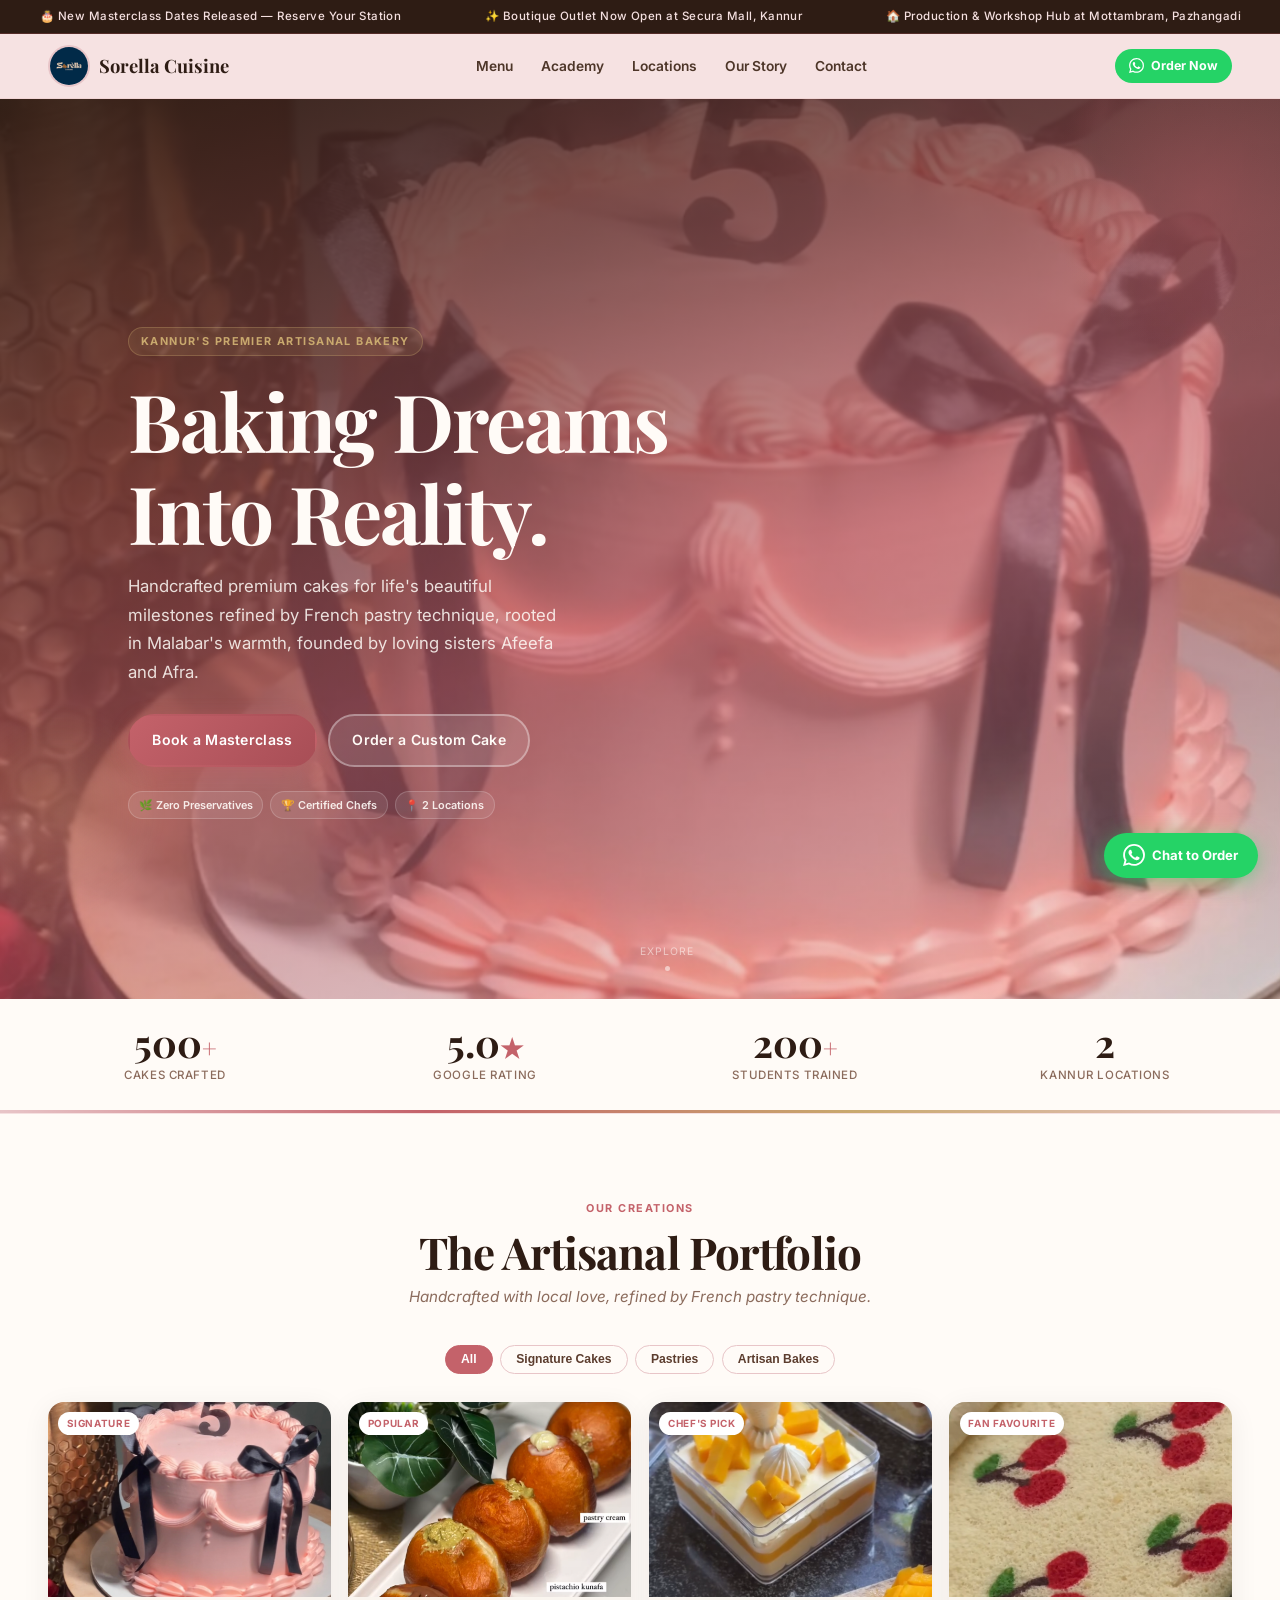
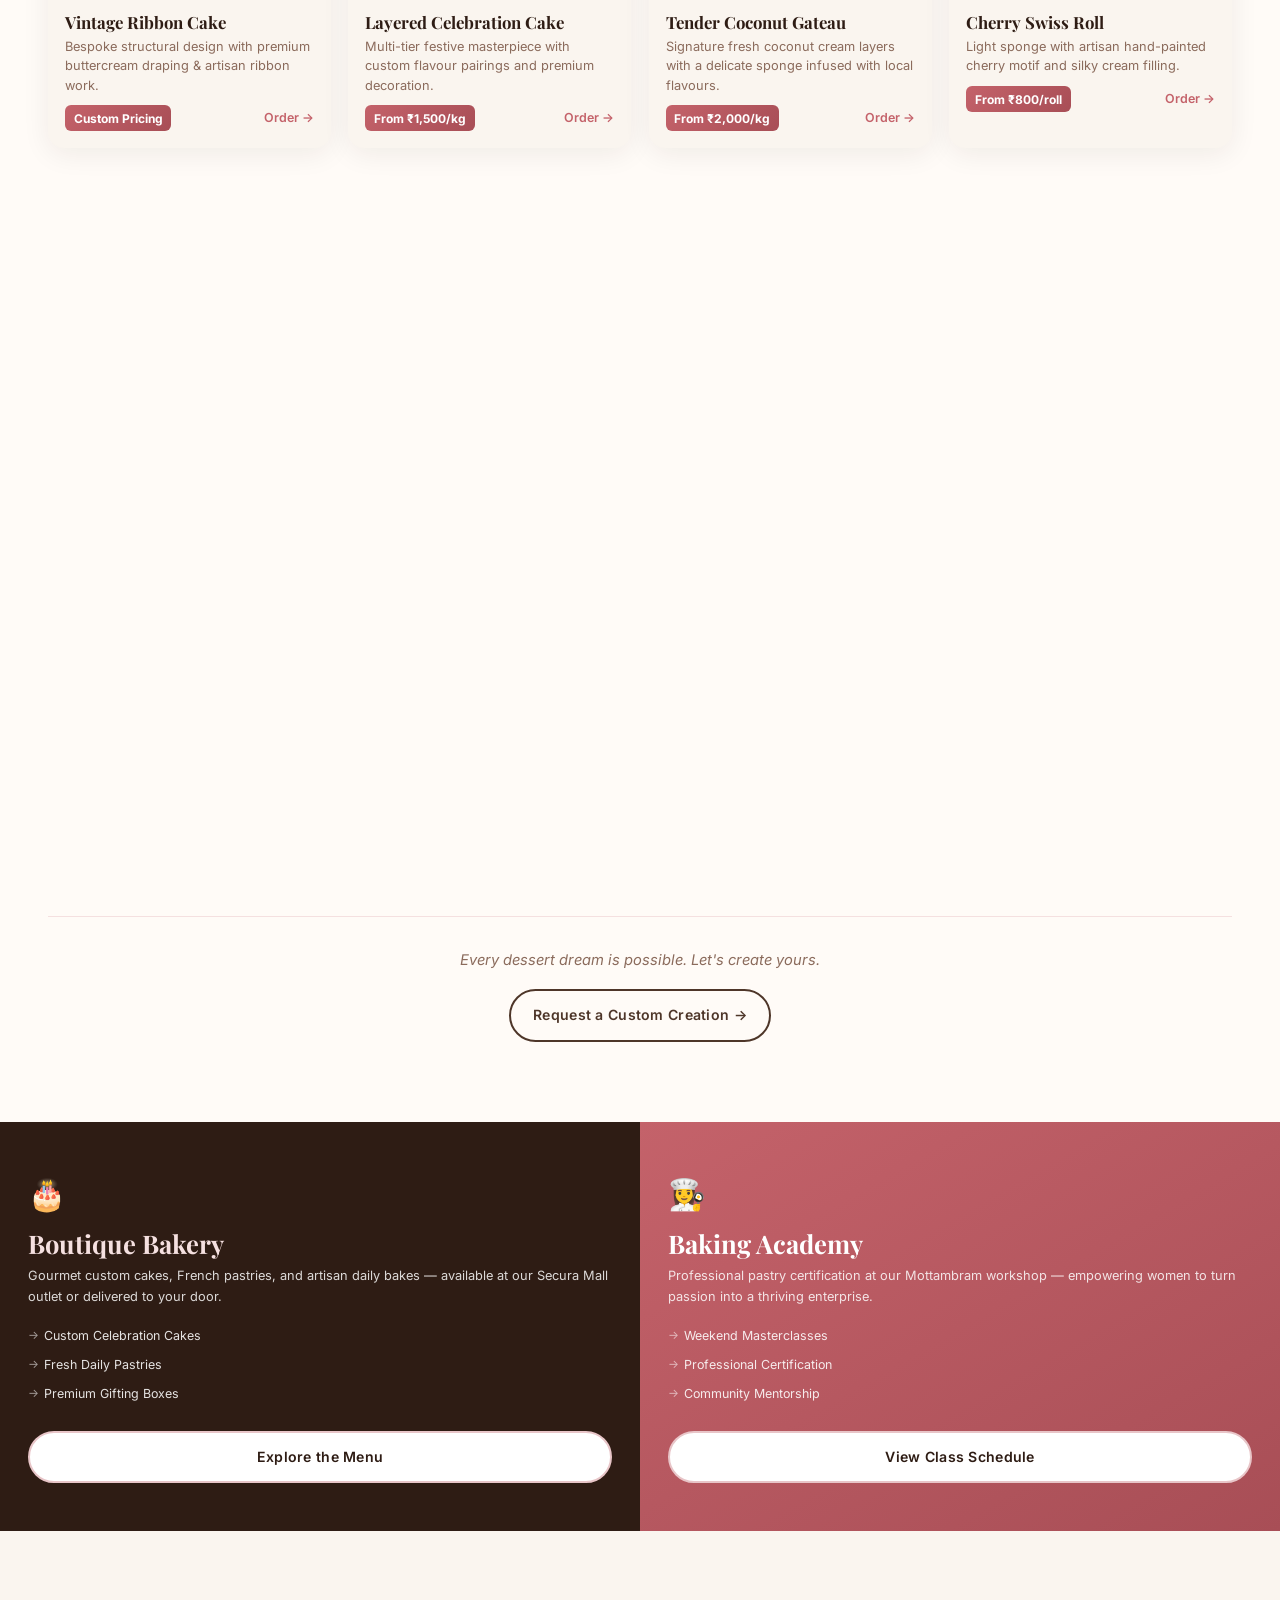
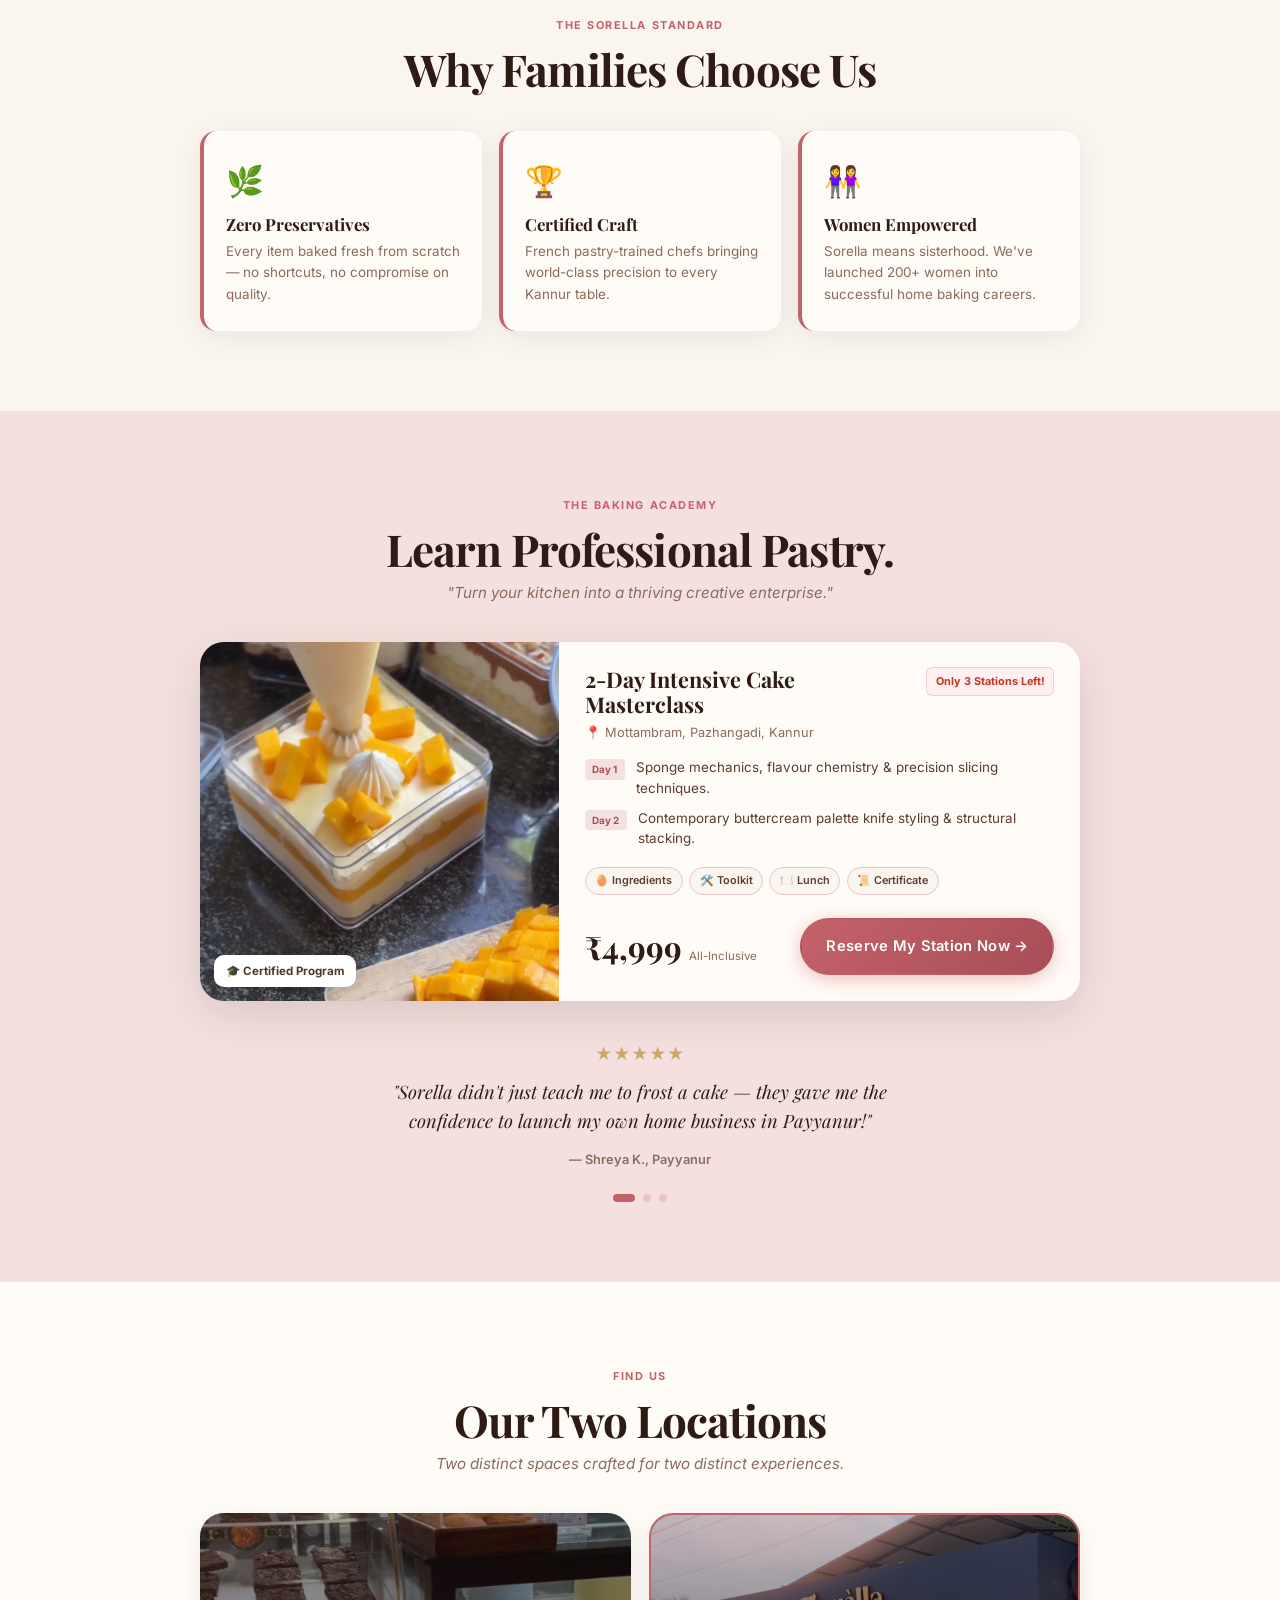
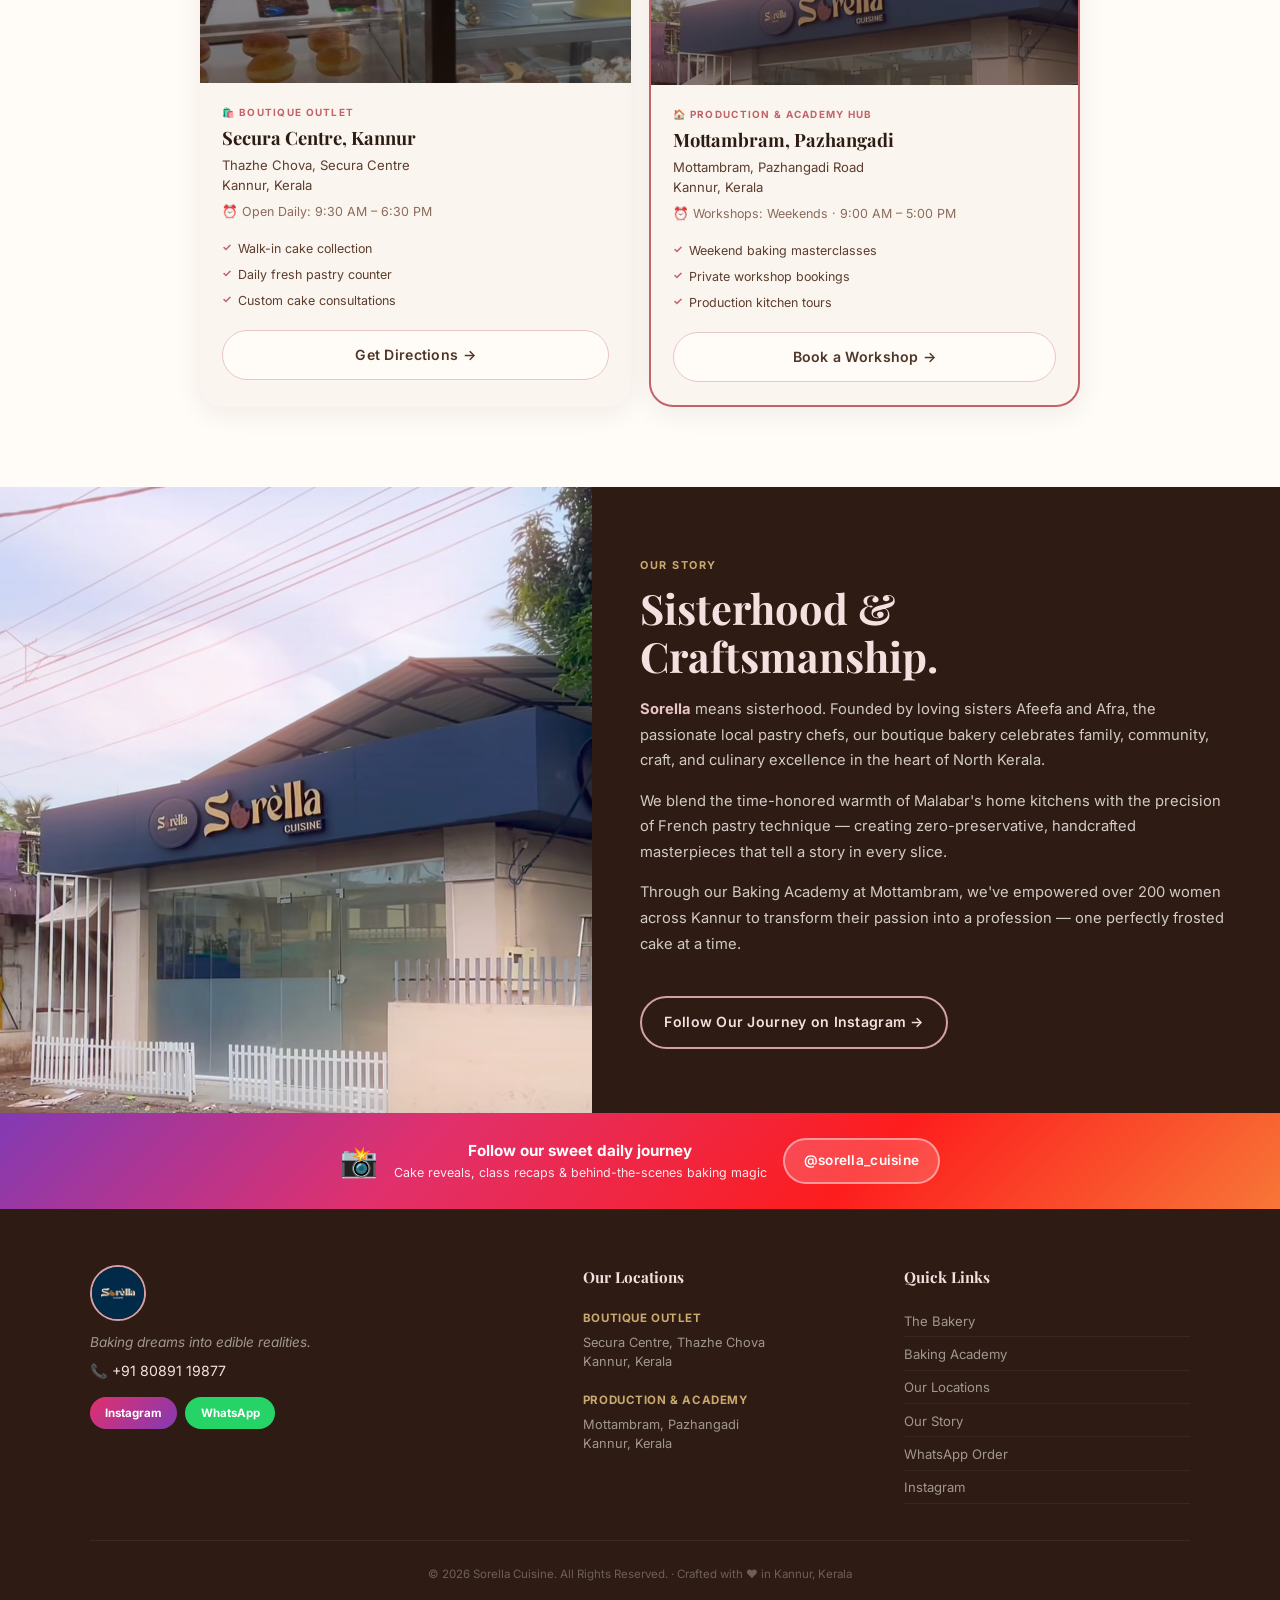
<file: index.html>
<!DOCTYPE html>
<html lang="en">
<head>
    <meta charset="UTF-8">
    <meta name="viewport" content="width=device-width, initial-scale=1.0">
    <meta name="theme-color" content="#2E1C14">
    <title>Sorella Cuisine | Artisanal Bakery &amp; Baking Academy — Kannur, Kerala</title>
    <meta name="description" content="Indulge in premium, custom-designed celebration cakes and French pastries handcrafted in Pazhangadi. Join our certified, hands-on baking masterclasses today.">
    <meta property="og:title" content="Sorella Cuisine | Artisanal Bakery &amp; Baking Academy">
    <meta property="og:description" content="Handcrafted premium cakes &amp; French pastries in Kannur. Two locations — Secura Mall &amp; Mottambram Workshop.">
    <meta property="og:image" content="./images/cake1.png">
    <meta property="og:type" content="website">

    <link rel="preconnect" href="https://fonts.googleapis.com">
    <link rel="preconnect" href="https://fonts.gstatic.com" crossorigin>
    <link href="https://fonts.googleapis.com/css2?family=Inter:wght@300;400;500;600;700&family=Playfair+Display:ital,wght@0,600;0,700;1,600&display=swap" rel="stylesheet">

    <link rel="preload" as="image" href="./images/cake1.png">
    <link rel="stylesheet" href="style.css">

    <script type="application/ld+json">
    {
        "@context": "https://schema.org",
        "@type": "Bakery",
        "name": "Sorella Cuisine",
        "description": "Artisanal bakery and baking academy in Kannur, Kerala",
        "telephone": "+918089119877",
        "openingHours": "Mo-Su 09:30-18:30",
        "priceRange": "₹₹",
        "servesCuisine": ["Bakery", "Patisserie"],
        "sameAs": ["https://www.instagram.com/sorella_cuisine/"],
        "address": {
            "@type": "PostalAddress",
            "streetAddress": "Secura Centre, Thazhe Chova",
            "addressLocality": "Kannur",
            "addressRegion": "Kerala",
            "addressCountry": "IN"
        }
    }
    </script>
</head>
<body>

<!-- SCROLL PROGRESS -->
<div class="scroll-progress" id="scroll-progress"></div>

<!-- ANNOUNCEMENT TICKER -->
<div class="announcement-bar" aria-hidden="true">
    <div class="ticker-track">
        <div class="ticker-content">
            <span>🎂 New Masterclass Dates Released — Reserve Your Station</span>
            <span>✨ Boutique Outlet Now Open at Secura Mall, Kannur</span>
            <span>🏠 Production &amp; Workshop Hub at Mottambram, Pazhangadi</span>
            <span>🌿 Zero Preservatives · 100% Handcrafted · Certified Chefs</span>
            <span>📸 Follow @sorella_cuisine for Baking Reels</span>
            <span>🎂 New Masterclass Dates Released — Reserve Your Station</span>
            <span>✨ Boutique Outlet Now Open at Secura Mall, Kannur</span>
            <span>🏠 Production &amp; Workshop Hub at Mottambram, Pazhangadi</span>
            <span>🌿 Zero Preservatives · 100% Handcrafted · Certified Chefs</span>
            <span>📸 Follow @sorella_cuisine for Baking Reels</span>
        </div>
    </div>
</div>

<!-- HEADER -->
<header class="site-header" id="site-header">
    <div class="header-inner">
        <a href="#home" class="logo-link">
            <img src="./images/logo.jpg" alt="Sorella Cuisine Logo" class="brand-logo">
            <span class="brand-name">Sorella Cuisine</span>
        </a>

        <nav class="desktop-nav" aria-label="Primary navigation">
            <a href="#menu">Menu</a>
            <a href="#academy">Academy</a>
            <a href="#locations">Locations</a>
            <a href="#story">Our Story</a>
            <a href="#contact">Contact</a>
        </nav>

        <div class="header-actions">
            <a href="https://wa.me/918089119877?text=Hi%20Sorella!%20I%20have%20an%20inquiry." target="_blank" rel="noopener" class="wa-header-btn">
                <svg xmlns="http://www.w3.org/2000/svg" viewBox="0 0 24 24" fill="currentColor" width="15" height="15" aria-hidden="true"><path d="M17.472 14.382c-.297-.149-1.758-.867-2.03-.967-.273-.099-.471-.148-.67.15-.197.297-.767.966-.94 1.164-.173.199-.347.223-.644.075-.297-.15-1.255-.463-2.39-1.475-.883-.788-1.48-1.761-1.653-2.059-.173-.297-.018-.458.13-.606.134-.133.298-.347.446-.52.149-.174.198-.298.298-.497.099-.198.05-.371-.025-.52-.075-.149-.669-1.612-.916-2.207-.242-.579-.487-.5-.669-.51-.173-.008-.371-.01-.57-.01-.198 0-.52.074-.792.372-.272.297-1.04 1.016-1.04 2.479 0 1.462 1.065 2.875 1.213 3.074.149.198 2.096 3.2 5.077 4.487.709.306 1.262.489 1.694.625.712.227 1.36.195 1.871.118.571-.085 1.758-.719 2.006-1.413.248-.694.248-1.289.173-1.413-.074-.124-.272-.198-.57-.347m-5.421 7.403h-.004a9.87 9.87 0 01-5.031-1.378l-.361-.214-3.741.982.998-3.648-.235-.374a9.86 9.86 0 01-1.51-5.26c.001-5.45 4.436-9.884 9.888-9.884 2.64 0 5.122 1.03 6.988 2.898a9.825 9.825 0 012.893 6.994c-.003 5.45-4.437 9.884-9.885 9.884m8.413-18.297A11.815 11.815 0 0012.05 0C5.495 0 .16 5.335.157 11.892c0 2.096.547 4.142 1.588 5.945L.057 24l6.305-1.654a11.882 11.882 0 005.683 1.448h.005c6.554 0 11.89-5.335 11.893-11.893a11.821 11.821 0 00-3.48-8.413z"/></svg>
                Order Now
            </a>
            <button class="hamburger" id="mobile-menu-btn" aria-label="Open menu" aria-expanded="false">
                <span></span><span></span><span></span>
            </button>
        </div>
    </div>
</header>

<!-- MOBILE NAV -->
<div class="nav-overlay" id="nav-overlay" aria-hidden="true"></div>
<nav class="mobile-nav" id="mobile-nav" aria-label="Mobile navigation">
    <button class="nav-close" id="nav-close" aria-label="Close menu">✕</button>
    <div class="nav-brand">Sorella Cuisine</div>
    <ul>
        <li><a href="#home" data-nav-link>Home</a></li>
        <li><a href="#menu" data-nav-link>The Boutique Bakery</a></li>
        <li><a href="#academy" data-nav-link>The Baking Academy</a></li>
        <li><a href="#locations" data-nav-link>Our Locations</a></li>
        <li><a href="#story" data-nav-link>Our Story</a></li>
        <li><a href="#contact" data-nav-link>Contact</a></li>
    </ul>
    <a href="https://wa.me/918089119877?text=Hi%20Sorella!%20I%20have%20an%20inquiry." target="_blank" rel="noopener" class="nav-wa-btn">
        💬 Chat on WhatsApp
    </a>
</nav>

<!-- HERO -->
<section class="hero" id="home" aria-label="Hero banner">
    <div class="hero-content">
        <span class="hero-eyebrow">Kannur's Premier Artisanal Bakery</span>
        <h1 class="hero-title">Baking Dreams<br>Into Reality.</h1>
        <p class="hero-sub">Handcrafted premium cakes for life's beautiful milestones refined by French pastry technique, rooted in Malabar's warmth, founded by loving sisters Afeefa and Afra.</p>
        <div class="hero-actions">
            <a href="https://wa.me/918089119877?text=Hi%20Sorella!%20I%20want%20to%20book%20a%20Masterclass." target="_blank" rel="noopener" class="btn btn-hero-primary">Book a Masterclass</a>
            <a href="https://wa.me/918089119877?text=Hi%20Sorella!%20I%20want%20to%20order%20a%20custom%20cake." target="_blank" rel="noopener" class="btn btn-hero-secondary">Order a Custom Cake</a>
        </div>
        <div class="hero-badges">
            <span class="hero-badge">🌿 Zero Preservatives</span>
            <span class="hero-badge">🏆 Certified Chefs</span>
            <span class="hero-badge">📍 2 Locations</span>
        </div>
    </div>
    <div class="hero-scroll-cue" aria-hidden="true">
        <span>Explore</span>
        <div class="scroll-dot"></div>
    </div>
</section>

<!-- STATS BAR -->
<section class="stats-bar" aria-label="Key statistics">
    <div class="stat-item">
        <div class="stat-num-row">
            <span class="stat-num" data-target="500">0</span><span class="stat-sfx">+</span>
        </div>
        <span class="stat-lbl">Cakes Crafted</span>
    </div>
    <div class="stat-item">
        <div class="stat-num-row">
            <span class="stat-num">5.0</span><span class="stat-sfx"> ★</span>
        </div>
        <span class="stat-lbl">Google Rating</span>
    </div>
    <div class="stat-item">
        <div class="stat-num-row">
            <span class="stat-num" data-target="200">0</span><span class="stat-sfx">+</span>
        </div>
        <span class="stat-lbl">Students Trained</span>
    </div>
    <div class="stat-item">
        <div class="stat-num-row">
            <span class="stat-num" data-target="2">0</span>
        </div>
        <span class="stat-lbl">Kannur Locations</span>
    </div>
</section>

<!-- PORTFOLIO GALLERY -->
<section class="menu-gallery" id="menu">
    <div class="section-header">
        <span class="eyebrow">Our Creations</span>
        <h2>The Artisanal Portfolio</h2>
        <p>Handcrafted with local love, refined by French pastry technique.</p>
    </div>

    <div class="menu-filters" role="group" aria-label="Filter menu items">
        <button class="filter-btn active" data-filter="all">All</button>
        <button class="filter-btn" data-filter="signature">Signature Cakes</button>
        <button class="filter-btn" data-filter="pastries">Pastries</button>
        <button class="filter-btn" data-filter="bakes">Artisan Bakes</button>
    </div>

    <div class="menu-grid horizontal-scroll-mobile" id="menu-grid">

        <div class="menu-item" data-category="signature">
            <div class="item-img-wrap">
                <div class="item-image bg-cake1"></div>
                <span class="item-tag">Signature</span>
            </div>
            <div class="item-details">
                <h3>Vintage Ribbon Cake</h3>
                <p>Bespoke structural design with premium buttercream draping &amp; artisan ribbon work.</p>
                <div class="item-footer">
                    <span class="price-tag">Custom Pricing</span>
                    <a href="https://wa.me/918089119877?text=Hi!%20I%20want%20to%20order%20a%20Vintage%20Ribbon%20Cake." target="_blank" rel="noopener" class="order-link">Order →</a>
                </div>
            </div>
        </div>

        <div class="menu-item" data-category="signature">
            <div class="item-img-wrap">
                <div class="item-image bg-cake2"></div>
                <span class="item-tag">Popular</span>
            </div>
            <div class="item-details">
                <h3>Layered Celebration Cake</h3>
                <p>Multi-tier festive masterpiece with custom flavour pairings and premium decoration.</p>
                <div class="item-footer">
                    <span class="price-tag">From ₹1,500/kg</span>
                    <a href="https://wa.me/918089119877?text=Hi!%20I%20want%20to%20order%20a%20Celebration%20Cake." target="_blank" rel="noopener" class="order-link">Order →</a>
                </div>
            </div>
        </div>

        <div class="menu-item" data-category="signature">
            <div class="item-img-wrap">
                <div class="item-image bg-cake3"></div>
                <span class="item-tag">Chef's Pick</span>
            </div>
            <div class="item-details">
                <h3>Tender Coconut Gateau</h3>
                <p>Signature fresh coconut cream layers with a delicate sponge infused with local flavours.</p>
                <div class="item-footer">
                    <span class="price-tag">From ₹2,000/kg</span>
                    <a href="https://wa.me/918089119877?text=Hi!%20I%20want%20to%20order%20a%20Tender%20Coconut%20Gateau." target="_blank" rel="noopener" class="order-link">Order →</a>
                </div>
            </div>
        </div>

        <div class="menu-item" data-category="pastries">
            <div class="item-img-wrap">
                <div class="item-image bg-roll"></div>
                <span class="item-tag">Fan Favourite</span>
            </div>
            <div class="item-details">
                <h3>Cherry Swiss Roll</h3>
                <p>Light sponge with artisan hand-painted cherry motif and silky cream filling.</p>
                <div class="item-footer">
                    <span class="price-tag">From ₹800/roll</span>
                    <a href="https://wa.me/918089119877?text=Hi!%20I%20want%20to%20order%20Swiss%20Rolls." target="_blank" rel="noopener" class="order-link">Order →</a>
                </div>
            </div>
        </div>

        <div class="menu-item" data-category="pastries">
            <div class="item-img-wrap">
                <div class="item-image bg-tiramisu"></div>
                <span class="item-tag">Elegant</span>
            </div>
            <div class="item-details">
                <h3>Petite Tiramisu Boxes</h3>
                <p>Individual dessert boxes with authentic espresso-soaked layers, tied with signature ribbon.</p>
                <div class="item-footer">
                    <span class="price-tag">From ₹250/box</span>
                    <a href="https://wa.me/918089119877?text=Hi!%20I%20want%20to%20order%20Tiramisu%20Boxes." target="_blank" rel="noopener" class="order-link">Order →</a>
                </div>
            </div>
        </div>

        <div class="menu-item" data-category="pastries">
            <div class="item-img-wrap">
                <div class="item-image bg-donut"></div>
                <span class="item-tag">Italian Classic</span>
            </div>
            <div class="item-details">
                <h3>Premium Bomboloni</h3>
                <p>Soft Italian doughnuts filled with artisan custard, Nutella, or seasonal fruit compote.</p>
                <div class="item-footer">
                    <span class="price-tag">From ₹120/piece</span>
                    <a href="https://wa.me/918089119877?text=Hi!%20I%20want%20to%20order%20Bomboloni." target="_blank" rel="noopener" class="order-link">Order →</a>
                </div>
            </div>
        </div>

        <div class="menu-item" data-category="bakes">
            <div class="item-img-wrap">
                <div class="item-image bg-brownie"></div>
                <span class="item-tag">Daily Fresh</span>
            </div>
            <div class="item-details">
                <h3>Belgian Chocolate Brownies</h3>
                <p>Dense, fudgy single-origin Belgian chocolate brownies baked fresh every morning.</p>
                <div class="item-footer">
                    <span class="price-tag">From ₹80/piece</span>
                    <a href="https://wa.me/918089119877?text=Hi!%20I%20want%20to%20order%20Belgian%20Brownies." target="_blank" rel="noopener" class="order-link">Order →</a>
                </div>
            </div>
        </div>

        <div class="menu-item" data-category="bakes">
            <div class="item-img-wrap">
                <div class="item-image bg-buns"></div>
                <span class="item-tag">Bakery Staple</span>
            </div>
            <div class="item-details">
                <h3>Artisan Cream Buns</h3>
                <p>Pillowy soft buns generously filled with whipped vanilla cream — a Sorella daily favourite.</p>
                <div class="item-footer">
                    <span class="price-tag">From ₹50/piece</span>
                    <a href="https://wa.me/918089119877?text=Hi!%20I%20want%20to%20order%20Cream%20Buns." target="_blank" rel="noopener" class="order-link">Order →</a>
                </div>
            </div>
        </div>

        <div class="menu-item" data-category="bakes">
            <div class="item-img-wrap">
                <div class="item-image bg-cookies"></div>
                <span class="item-tag">New Arrival</span>
            </div>
            <div class="item-details">
                <h3>Artisan Butter Cookies</h3>
                <p>Melt-in-your-mouth European-style butter cookies — perfect for gifting or afternoon indulgence.</p>
                <div class="item-footer">
                    <span class="price-tag">From ₹60/piece</span>
                    <a href="https://wa.me/918089119877?text=Hi!%20I%20want%20to%20order%20Butter%20Cookies." target="_blank" rel="noopener" class="order-link">Order →</a>
                </div>
            </div>
        </div>

    </div>

    <div class="gallery-cta">
        <p>Every dessert dream is possible. Let's create yours.</p>
        <a href="https://wa.me/918089119877?text=Hi%20Sorella!%20I%20have%20a%20custom%20dessert%20request." target="_blank" rel="noopener" class="btn btn-outline">Request a Custom Creation →</a>
    </div>
</section>

<!-- DUAL EXPERIENCE -->
<section class="dual-experience" aria-label="Our two offerings">
    <div class="exp-card exp-bakery">
        <div class="exp-icon" aria-hidden="true">🎂</div>
        <h2>Boutique Bakery</h2>
        <p>Gourmet custom cakes, French pastries, and artisan daily bakes — available at our Secura Mall outlet or delivered to your door.</p>
        <ul class="exp-list">
            <li>Custom Celebration Cakes</li>
            <li>Fresh Daily Pastries</li>
            <li>Premium Gifting Boxes</li>
        </ul>
        <a href="#menu" class="btn btn-exp">Explore the Menu</a>
    </div>
    <div class="exp-card exp-academy">
        <div class="exp-icon" aria-hidden="true">👩‍🍳</div>
        <h2>Baking Academy</h2>
        <p>Professional pastry certification at our Mottambram workshop — empowering women to turn passion into a thriving enterprise.</p>
        <ul class="exp-list">
            <li>Weekend Masterclasses</li>
            <li>Professional Certification</li>
            <li>Community Mentorship</li>
        </ul>
        <a href="#academy" class="btn btn-exp">View Class Schedule</a>
    </div>
</section>

<!-- WHY SORELLA -->
<section class="why-sorella">
    <div class="section-header">
        <span class="eyebrow">The Sorella Standard</span>
        <h2>Why Families Choose Us</h2>
    </div>
    <div class="pillars-grid">
        <div class="pillar-card reveal">
            <div class="pillar-icon" aria-hidden="true">🌿</div>
            <h3>Zero Preservatives</h3>
            <p>Every item baked fresh from scratch — no shortcuts, no compromise on quality.</p>
        </div>
        <div class="pillar-card reveal reveal-d1">
            <div class="pillar-icon" aria-hidden="true">🏆</div>
            <h3>Certified Craft</h3>
            <p>French pastry-trained chefs bringing world-class precision to every Kannur table.</p>
        </div>
        <div class="pillar-card reveal reveal-d2">
            <div class="pillar-icon" aria-hidden="true">👭</div>
            <h3>Women Empowered</h3>
            <p>Sorella means sisterhood. We've launched 200+ women into successful home baking careers.</p>
        </div>
    </div>
</section>

<!-- BAKING ACADEMY -->
<section class="academy-section" id="academy">
    <div class="section-header">
        <span class="eyebrow">The Baking Academy</span>
        <h2>Learn Professional Pastry.</h2>
        <p>"Turn your kitchen into a thriving creative enterprise."</p>
    </div>

    <div class="course-card reveal">
        <div class="course-img-col">
            <div class="course-image"></div>
            <div class="course-badge">🎓 Certified Program</div>
        </div>
        <div class="course-content">
            <div class="course-title-row">
                <h3>2-Day Intensive Cake Masterclass</h3>
                <span class="urgency-tag" aria-live="polite">Only 3 Stations Left!</span>
            </div>
            <p class="course-loc">📍 Mottambram, Pazhangadi, Kannur</p>
            <ul class="curriculum">
                <li>
                    <span class="day-chip">Day 1</span>
                    Sponge mechanics, flavour chemistry &amp; precision slicing techniques.
                </li>
                <li>
                    <span class="day-chip">Day 2</span>
                    Contemporary buttercream palette knife styling &amp; structural stacking.
                </li>
            </ul>
            <div class="includes-row">
                <span class="chip">🥚 Ingredients</span>
                <span class="chip">🛠️ Toolkit</span>
                <span class="chip">🍽️ Lunch</span>
                <span class="chip">📜 Certificate</span>
            </div>
            <div class="course-footer">
                <div class="price-block">
                    <span class="course-price">₹4,999</span>
                    <span class="course-price-note">All-Inclusive</span>
                </div>
                <a href="https://wa.me/918089119877?text=Hi%20Sorella!%20I%20want%20to%20reserve%20my%20baking%20station%20for%20the%20Masterclass." target="_blank" rel="noopener" class="btn btn-reserve pulse-btn">
                    Reserve My Station Now →
                </a>
            </div>
        </div>
    </div>

    <!-- Testimonials -->
    <div class="testimonial-block" id="testimonial-carousel">
        <div class="t-slide t-active">
            <div class="t-stars" aria-label="5 stars">★★★★★</div>
            <blockquote>"Sorella didn't just teach me to frost a cake — they gave me the confidence to launch my own home business in Payyanur!"</blockquote>
            <cite>— Shreya K., Payyanur</cite>
        </div>
        <div class="t-slide">
            <div class="t-stars" aria-label="5 stars">★★★★★</div>
            <blockquote>"The 2-day masterclass was a life-changer. I'm now taking 15+ orders a month from home!"</blockquote>
            <cite>— Fathima A., Madayi</cite>
        </div>
        <div class="t-slide">
            <div class="t-stars" aria-label="5 stars">★★★★★</div>
            <blockquote>"The level of detail in every cake is unmatched. My wedding cake was absolutely breathtaking!"</blockquote>
            <cite>— Reshma T., Kannur</cite>
        </div>
        <div class="t-dots" id="t-dots">
            <button class="t-dot t-dot-active" data-slide="0" aria-label="Testimonial 1"></button>
            <button class="t-dot" data-slide="1" aria-label="Testimonial 2"></button>
            <button class="t-dot" data-slide="2" aria-label="Testimonial 3"></button>
        </div>
    </div>
</section>

<!-- LOCATIONS -->
<section class="locations-section" id="locations">
    <div class="section-header">
        <span class="eyebrow">Find Us</span>
        <h2>Our Two Locations</h2>
        <p>Two distinct spaces crafted for two distinct experiences.</p>
    </div>
    <div class="locations-grid">

        <div class="loc-card reveal">
            <div class="loc-img loc-boutique"></div>
            <div class="loc-body">
                <span class="loc-type">🛍️ Boutique Outlet</span>
                <h3>Secura Centre, Kannur</h3>
                <p class="loc-addr">Thazhe Chova, Secura Centre<br>Kannur, Kerala</p>
                <p class="loc-hours">⏰ Open Daily: 9:30 AM – 6:30 PM</p>
                <ul class="loc-list">
                    <li>Walk-in cake collection</li>
                    <li>Daily fresh pastry counter</li>
                    <li>Custom cake consultations</li>
                </ul>
                <a href="https://wa.me/918089119877?text=Hi!%20I%20want%20to%20visit%20the%20Secura%20outlet." target="_blank" rel="noopener" class="btn btn-loc">Get Directions →</a>
            </div>
        </div>

        <div class="loc-card loc-featured reveal reveal-d1">
            <div class="loc-img loc-workshop"></div>
            <div class="loc-body">
                <span class="loc-type">🏠 Production &amp; Academy Hub</span>
                <h3>Mottambram, Pazhangadi</h3>
                <p class="loc-addr">Mottambram, Pazhangadi Road<br>Kannur, Kerala</p>
                <p class="loc-hours">⏰ Workshops: Weekends · 9:00 AM – 5:00 PM</p>
                <ul class="loc-list">
                    <li>Weekend baking masterclasses</li>
                    <li>Private workshop bookings</li>
                    <li>Production kitchen tours</li>
                </ul>
                <a href="https://wa.me/918089119877?text=Hi!%20I%20want%20to%20book%20a%20workshop%20at%20Mottambram." target="_blank" rel="noopener" class="btn btn-loc">Book a Workshop →</a>
            </div>
        </div>

    </div>
</section>

<!-- OUR STORY -->
<section class="our-story" id="story">
    <div class="story-img-col">
        <div class="story-image" role="img" aria-label="Sorella production kitchen"></div>
    </div>
    <div class="story-content reveal">
        <span class="eyebrow eyebrow-light">Our Story</span>
        <h2>Sisterhood &amp;<br>Craftsmanship.</h2>
        <p><strong>Sorella</strong> means sisterhood. Founded by loving sisters Afeefa and Afra, the passionate local pastry chefs, our boutique bakery celebrates family, community, craft, and culinary excellence in the heart of North Kerala.</p>
        <p>We blend the time-honored warmth of Malabar's home kitchens with the precision of French pastry technique — creating zero-preservative, handcrafted masterpieces that tell a story in every slice.</p>
        <p>Through our Baking Academy at Mottambram, we've empowered over 200 women across Kannur to transform their passion into a profession — one perfectly frosted cake at a time.</p>
        <a href="https://www.instagram.com/sorella_cuisine/" target="_blank" rel="noopener noreferrer" class="btn btn-story">Follow Our Journey on Instagram →</a>
    </div>
</section>

<!-- INSTAGRAM CTA -->
<section class="insta-strip" aria-label="Instagram call to action">
    <div class="insta-inner">
        <span class="insta-icon" aria-hidden="true">📸</span>
        <div class="insta-text">
            <strong>Follow our sweet daily journey</strong>
            <span>Cake reveals, class recaps &amp; behind-the-scenes baking magic</span>
        </div>
        <a href="https://www.instagram.com/sorella_cuisine/" target="_blank" rel="noopener noreferrer" class="btn btn-insta-strip">@sorella_cuisine</a>
    </div>
</section>

<!-- FOOTER -->
<footer class="site-footer" id="contact">
    <div class="footer-inner">
        <div class="footer-brand">
            <img src="./images/logo.jpg" alt="Sorella Cuisine" class="footer-logo">
            <p class="footer-tagline">Baking dreams into edible realities.</p>
            <p class="footer-phone">📞 +91 80891 19877</p>
            <div class="footer-socials">
                <a href="https://www.instagram.com/sorella_cuisine/" target="_blank" rel="noopener noreferrer" class="social-pill s-insta">Instagram</a>
                <a href="https://wa.me/918089119877" target="_blank" rel="noopener" class="social-pill s-wa">WhatsApp</a>
            </div>
        </div>

        <div class="footer-locs">
            <h4>Our Locations</h4>
            <div class="floc">
                <strong>Boutique Outlet</strong>
                <p>Secura Centre, Thazhe Chova<br>Kannur, Kerala</p>
            </div>
            <div class="floc">
                <strong>Production &amp; Academy</strong>
                <p>Mottambram, Pazhangadi<br>Kannur, Kerala</p>
            </div>
        </div>

        <div class="footer-links">
            <h4>Quick Links</h4>
            <a href="#menu">The Bakery</a>
            <a href="#academy">Baking Academy</a>
            <a href="#locations">Our Locations</a>
            <a href="#story">Our Story</a>
            <a href="https://wa.me/918089119877" target="_blank" rel="noopener">WhatsApp Order</a>
            <a href="https://www.instagram.com/sorella_cuisine/" target="_blank" rel="noopener noreferrer">Instagram</a>
        </div>
    </div>

    <div class="footer-bottom">
        <p>© 2026 Sorella Cuisine. All Rights Reserved. · Crafted with ♥ in Kannur, Kerala</p>
    </div>
</footer>

<!-- FLOATING WHATSAPP -->
<a href="https://wa.me/918089119877?text=Hello%20Sorella!%20I%20have%20an%20inquiry." class="floating-wa" target="_blank" rel="noopener" aria-label="Chat on WhatsApp">
    <svg xmlns="http://www.w3.org/2000/svg" viewBox="0 0 24 24" fill="currentColor" width="22" height="22" aria-hidden="true"><path d="M17.472 14.382c-.297-.149-1.758-.867-2.03-.967-.273-.099-.471-.148-.67.15-.197.297-.767.966-.94 1.164-.173.199-.347.223-.644.075-.297-.15-1.255-.463-2.39-1.475-.883-.788-1.48-1.761-1.653-2.059-.173-.297-.018-.458.13-.606.134-.133.298-.347.446-.52.149-.174.198-.298.298-.497.099-.198.05-.371-.025-.52-.075-.149-.669-1.612-.916-2.207-.242-.579-.487-.5-.669-.51-.173-.008-.371-.01-.57-.01-.198 0-.52.074-.792.372-.272.297-1.04 1.016-1.04 2.479 0 1.462 1.065 2.875 1.213 3.074.149.198 2.096 3.2 5.077 4.487.709.306 1.262.489 1.694.625.712.227 1.36.195 1.871.118.571-.085 1.758-.719 2.006-1.413.248-.694.248-1.289.173-1.413-.074-.124-.272-.198-.57-.347m-5.421 7.403h-.004a9.87 9.87 0 01-5.031-1.378l-.361-.214-3.741.982.998-3.648-.235-.374a9.86 9.86 0 01-1.51-5.26c.001-5.45 4.436-9.884 9.888-9.884 2.64 0 5.122 1.03 6.988 2.898a9.825 9.825 0 012.893 6.994c-.003 5.45-4.437 9.884-9.885 9.884m8.413-18.297A11.815 11.815 0 0012.05 0C5.495 0 .16 5.335.157 11.892c0 2.096.547 4.142 1.588 5.945L.057 24l6.305-1.654a11.882 11.882 0 005.683 1.448h.005c6.554 0 11.89-5.335 11.893-11.893a11.821 11.821 0 00-3.48-8.413z"/></svg>
    <span>Chat to Order</span>
</a>

<script src="script.js"></script>
</body>
</html>
</file>
<file: style.css>
/* ============================================================
   SORELLA CUISINE — ELEVATED STYLESHEET
   Mobile-First · Artisanal Luxe · v2.0
   ============================================================ */

/* ── Variables ─────────────────────────────────────────────── */
:root {
    --blush-light:  #F5E0E0;
    --blush:        #E8C5C8;
    --blush-mid:    #D4A0A4;
    --rose:         #C4626A;
    --rose-dark:    #A84E56;
    --cocoa-light:  #8B6B5C;
    --cocoa:        #4E3629;
    --cocoa-deep:   #2E1C14;
    --cream:        #FAF5EF;
    --warm-white:   #FFFBF7;
    --gold:         #C9A96E;
    --gold-light:   #EAD9AC;

    --text-dark:    #1C0F0A;
    --text-mid:     #5C3D2E;
    --text-light:   #8B6B5C;

    --hero-overlay: linear-gradient(
        160deg,
        rgba(46,28,20,0.93)  0%,
        rgba(196,98,106,0.62) 55%,
        rgba(232,197,200,0.20) 100%
    );

    --shadow-card:  0 6px 28px rgba(46,28,20,0.07);
    --shadow-lift:  0 14px 44px rgba(46,28,20,0.13);
    --shadow-deep:  0 22px 60px rgba(46,28,20,0.20);

    --r-sm:  8px;
    --r-md:  16px;
    --r-lg:  24px;
    --r-xl:  32px;

    --ease:  cubic-bezier(0.4,0,0.2,1);
    --t-fast:   0.2s var(--ease);
    --t-smooth: 0.4s var(--ease);
}

/* ── Reset ──────────────────────────────────────────────────── */
*, *::before, *::after { margin:0; padding:0; box-sizing:border-box; }
html { scroll-behavior:smooth; -webkit-text-size-adjust:100%; }
body {
    font-family: 'Inter', sans-serif;
    font-size: 16px;
    background: var(--cream);
    color: var(--text-dark);
    line-height: 1.6;
    overflow-x: hidden;
}
img  { max-width:100%; height:auto; display:block; }
a    { text-decoration:none; color:inherit; }
h1,h2,h3 { font-family:'Playfair Display',serif; line-height:1.15; color:var(--cocoa-deep); }

/* ── Scroll progress bar ────────────────────────────────────── */
.scroll-progress {
    position: fixed; top:0; left:0; height:3px; width:0%;
    background: linear-gradient(90deg, var(--rose), var(--gold));
    z-index: 9999; transition: width 0.1s linear; pointer-events:none;
}

/* ── Announcement ticker ────────────────────────────────────── */
.announcement-bar {
    background: var(--cocoa-deep);
    color: var(--blush-light);
    font-size: 0.72rem;
    font-weight: 500;
    letter-spacing: 0.04em;
    overflow: hidden;
    padding: 0.45rem 0;
    position: relative; z-index:200;
    border-bottom: 1px solid rgba(196,98,106,0.25);
}
.ticker-track { overflow:hidden; white-space:nowrap; }
.ticker-content {
    display: inline-block;
    animation: ticker 38s linear infinite;
}
.ticker-content span { padding: 0 2.5rem; }
@keyframes ticker {
    0%   { transform: translateX(0); }
    100% { transform: translateX(-50%); }
}

/* ── Header ─────────────────────────────────────────────────── */
.site-header {
    position: sticky; top:0; z-index:500;
    background: rgba(245,224,224,0.90);
    backdrop-filter: blur(18px);
    -webkit-backdrop-filter: blur(18px);
    border-bottom: 1px solid rgba(196,98,106,0.10);
    transition: background var(--t-fast), box-shadow var(--t-fast);
}
.site-header.scrolled {
    background: rgba(250,245,239,0.97);
    box-shadow: 0 2px 18px rgba(46,28,20,0.09);
}
.header-inner {
    display: flex; align-items:center; justify-content:space-between;
    padding: 0.7rem 1.25rem; gap:1rem;
    max-width: 1280px; margin:0 auto;
}
.logo-link   { display:flex; align-items:center; gap:0.55rem; flex-shrink:0; }
.brand-logo  {
    height:42px; width:42px; object-fit:cover;
    border-radius:50%; border:2px solid var(--blush);
}
.brand-name  {
    font-family:'Playfair Display',serif;
    font-size:1.15rem; font-weight:700;
    color:var(--cocoa-deep); white-space:nowrap;
}
.desktop-nav { display:none; }
.header-actions { display:flex; align-items:center; gap:0.7rem; flex-shrink:0; }

.wa-header-btn {
    display: flex; align-items:center; gap:0.4rem;
    background: #25D366; color:#fff;
    padding: 0.45rem 0.9rem; border-radius:50px;
    font-size:0.78rem; font-weight:700;
    transition: transform var(--t-fast), box-shadow var(--t-fast);
}
.wa-header-btn:hover { transform:translateY(-1px); box-shadow:0 4px 14px rgba(37,211,102,0.35); }

/* Hamburger */
.hamburger {
    display:flex; flex-direction:column; justify-content:space-between;
    width:24px; height:17px; background:none; border:none; cursor:pointer; padding:0;
}
.hamburger span {
    display:block; height:2px; width:100%;
    background:var(--cocoa); border-radius:2px;
    transition: all 0.3s ease;
}

/* ── Mobile nav drawer ──────────────────────────────────────── */
.nav-overlay {
    display:none; position:fixed; inset:0;
    background:rgba(46,28,20,0.52); z-index:700;
    opacity:0; transition:opacity 0.3s ease;
}
.nav-overlay.active { display:block; opacity:1; }

.mobile-nav {
    position:fixed; top:0; right:-100%;
    width: min(310px,85vw); height:100dvh;
    background: var(--warm-white); z-index:800;
    padding: 1.75rem 1.5rem;
    display:flex; flex-direction:column;
    transition: right 0.35s var(--ease);
    overflow-y:auto;
}
.mobile-nav.active { right:0; }

.nav-close {
    align-self:flex-end; background:none; border:none;
    font-size:1.4rem; cursor:pointer; color:var(--cocoa);
    padding:0.2rem; margin-bottom:0.5rem;
}
.nav-brand {
    font-family:'Playfair Display',serif;
    font-size:1.4rem; font-weight:700; color:var(--cocoa-deep);
    padding-bottom:1rem; margin-bottom:1.5rem;
    border-bottom:1px solid var(--blush);
}
.mobile-nav ul { list-style:none; flex:1; }
.mobile-nav li { border-bottom:1px solid rgba(232,197,200,0.4); }
.mobile-nav a {
    display:block; padding:0.9rem 0; font-size:1.05rem;
    font-weight:600; color:var(--cocoa);
    transition: color var(--t-fast), padding-left var(--t-fast);
}
.mobile-nav a:hover { color:var(--rose); padding-left:0.4rem; }
.nav-wa-btn {
    display:block; margin-top:1.75rem;
    background:#25D366; color:#fff;
    padding:0.9rem; border-radius:12px;
    text-align:center; font-weight:700; font-size:0.95rem;
}

/* ── Hero ───────────────────────────────────────────────────── */
.hero {
    position:relative;
    min-height: 100svh;
    display:flex; flex-direction:column; justify-content:center;
    padding: 6rem 1.5rem 4.5rem;
    background:
        var(--hero-overlay),
        url('./images/cake1.png') center/cover no-repeat;
    background-color: var(--cocoa-deep);
    overflow:hidden;
}

/* Glowing orbs */
.hero::before {
    content:''; position:absolute;
    width:320px; height:320px;
    background:radial-gradient(circle, rgba(196,98,106,0.28) 0%, transparent 68%);
    top:-60px; right:-80px; pointer-events:none;
    animation: orb-float 9s ease-in-out infinite;
}
.hero::after {
    content:''; position:absolute;
    width:220px; height:220px;
    background:radial-gradient(circle, rgba(201,169,110,0.20) 0%, transparent 68%);
    bottom:80px; left:-50px; pointer-events:none;
    animation: orb-float 7s ease-in-out infinite reverse;
}
@keyframes orb-float {
    0%,100% { transform:translateY(0) scale(1); }
    50%      { transform:translateY(-22px) scale(1.06); }
}

.hero-content { position:relative; z-index:2; max-width:560px; }

.hero-eyebrow {
    display:inline-block;
    font-size:0.68rem; font-weight:700; letter-spacing:0.13em; text-transform:uppercase;
    color:var(--gold);
    background:rgba(201,169,110,0.13); border:1px solid rgba(201,169,110,0.30);
    padding:0.3rem 0.75rem; border-radius:50px; margin-bottom:1.1rem;
    animation: fade-up 0.7s ease both;
}
.hero-title {
    font-size: clamp(2.8rem,10vw,5rem); font-weight:700;
    color:var(--warm-white); letter-spacing:-0.025em;
    margin-bottom:0.9rem;
    animation: fade-up 0.7s 0.1s ease both;
}
.hero-sub {
    font-size: clamp(0.88rem,2.2vw,1.05rem);
    color:rgba(255,251,247,0.85); line-height:1.7;
    max-width:440px; margin-bottom:1.75rem;
    animation: fade-up 0.7s 0.2s ease both;
}
.hero-actions {
    display:flex; flex-direction:column; gap:0.7rem;
    width:100%; max-width:300px;
    animation: fade-up 0.7s 0.3s ease both;
}
.hero-badges {
    display:flex; flex-wrap:wrap; gap:0.45rem; margin-top:1.5rem;
    animation: fade-up 0.7s 0.45s ease both;
}
.hero-badge {
    font-size:0.68rem; font-weight:600;
    color:rgba(255,251,247,0.9);
    background:rgba(255,255,255,0.09); border:1px solid rgba(255,255,255,0.18);
    padding:0.28rem 0.6rem; border-radius:50px; backdrop-filter:blur(4px);
}
.hero-scroll-cue {
    position:absolute; bottom:1.75rem; left:50%; transform:translateX(-50%);
    display:flex; flex-direction:column; align-items:center; gap:0.35rem;
    color:rgba(255,251,247,0.55); font-size:0.65rem; letter-spacing:0.1em; text-transform:uppercase;
    animation: fade-up 1s 0.9s ease both;
}
.scroll-dot {
    width:5px; height:5px; background:rgba(255,251,247,0.55);
    border-radius:50%; animation:dot-bounce 2s ease-in-out infinite;
}
@keyframes dot-bounce {
    0%,100% { transform:translateY(0); opacity:1; }
    50%      { transform:translateY(7px); opacity:0.35; }
}
@keyframes fade-up {
    from { opacity:0; transform:translateY(22px); }
    to   { opacity:1; transform:translateY(0); }
}

/* ── Buttons ─────────────────────────────────────────────────── */
.btn {
    display:inline-flex; align-items:center; justify-content:center;
    padding:0.82rem 1.4rem; border-radius:50px;
    font-weight:600; font-size:0.88rem; letter-spacing:0.02em;
    cursor:pointer; border:2px solid transparent; text-align:center;
    transition: all var(--t-fast);
}
.btn-hero-primary {
    background:linear-gradient(135deg, var(--rose), var(--rose-dark));
    color:#fff; box-shadow:0 4px 18px rgba(196,98,106,0.40);
}
.btn-hero-primary:hover { transform:translateY(-2px); box-shadow:0 8px 26px rgba(196,98,106,0.52); }

.btn-hero-secondary {
    background:rgba(255,255,255,0.11); color:var(--warm-white);
    border-color:rgba(255,255,255,0.34); backdrop-filter:blur(8px);
}
.btn-hero-secondary:hover { background:rgba(255,255,255,0.20); border-color:rgba(255,255,255,0.6); transform:translateY(-2px); }

.btn-outline {
    background:transparent; color:var(--cocoa); border-color:var(--cocoa);
}
.btn-outline:hover { background:var(--cocoa); color:#fff; }

.btn-exp {
    background:#fff; color:var(--cocoa-deep); border-color:var(--blush); width:100%;
}
.btn-exp:hover { background:var(--blush-light); border-color:var(--rose); transform:translateY(-1px); }

.btn-reserve {
    background:linear-gradient(135deg, var(--rose), var(--rose-dark));
    color:#fff; width:100%; padding:0.95rem 1.5rem; font-size:0.92rem;
    box-shadow:0 4px 18px rgba(196,98,106,0.38);
}
.btn-reserve:hover { transform:translateY(-2px); box-shadow:0 8px 26px rgba(196,98,106,0.52); }

@keyframes pulse-ring {
    0%   { box-shadow:0 4px 18px rgba(196,98,106,0.38), 0 0 0 0   rgba(196,98,106,0.45); }
    70%  { box-shadow:0 4px 18px rgba(196,98,106,0.38), 0 0 0 12px rgba(196,98,106,0);   }
    100% { box-shadow:0 4px 18px rgba(196,98,106,0.38), 0 0 0 0   rgba(196,98,106,0);   }
}
.pulse-btn { animation:pulse-ring 2.5s ease infinite; }

.btn-loc {
    background:var(--warm-white); color:var(--cocoa);
    border:1px solid var(--blush); width:100%; margin-top:0.75rem;
}
.btn-loc:hover { background:var(--rose); color:#fff; border-color:var(--rose); transform:translateY(-1px); }

.btn-story {
    background:transparent; color:var(--blush-light);
    border:2px solid var(--blush-mid); margin-top:1.5rem; display:inline-flex;
}
.btn-story:hover { background:var(--rose); border-color:var(--rose); }

.btn-insta-strip {
    background:rgba(255,255,255,0.18); color:#fff;
    border:2px solid rgba(255,255,255,0.45); backdrop-filter:blur(4px);
    flex-shrink:0; font-size:0.85rem; padding:0.65rem 1.2rem;
}
.btn-insta-strip:hover { background:rgba(255,255,255,0.30); transform:translateY(-1px); }

/* ── Stats bar ───────────────────────────────────────────────── */
.stats-bar {
    background:var(--warm-white);
    display:grid; grid-template-columns:repeat(2,1fr);
    padding:1.5rem 1.25rem 1.75rem;
    border-bottom:1px solid var(--blush-light);
    position:relative; overflow:hidden;
    gap: 1.25rem 0;
}
.stats-bar::after {
    content:''; position:absolute; bottom:0; left:0; right:0; height:3px;
    background:linear-gradient(90deg, var(--blush), var(--rose), var(--gold), var(--blush));
}
.stat-item { display:flex; flex-direction:column; align-items:center; text-align:center; padding:0 0.5rem; }
.stat-num-row { display:flex; align-items:baseline; line-height:1; }
.stat-num  {
    font-family:'Playfair Display',serif;
    font-size: clamp(1.6rem,5vw,2.4rem); font-weight:700; color:var(--cocoa-deep);
}
.stat-sfx  { font-family:'Playfair Display',serif; font-size:clamp(1rem,3vw,1.6rem); color:var(--rose); font-weight:700; }
.stat-lbl  {
    font-size:clamp(0.58rem,1.5vw,0.72rem); color:var(--text-light);
    font-weight:500; letter-spacing:0.05em; text-transform:uppercase; margin-top:0.3rem;
}

/* ── Section header ─────────────────────────────────────────── */
.section-header { text-align:center; margin-bottom:2.25rem; }
.eyebrow {
    display:inline-block;
    font-size:0.68rem; font-weight:700; letter-spacing:0.14em; text-transform:uppercase;
    color:var(--rose); margin-bottom:0.6rem;
}
.eyebrow-light { color:var(--gold); }
.section-header h2 { font-size:clamp(1.7rem,5vw,2.75rem); letter-spacing:-0.02em; margin-bottom:0.45rem; }
.section-header p  { font-size:0.95rem; color:var(--text-light); font-style:italic; max-width:480px; margin:0 auto; }

/* ── Portfolio gallery ──────────────────────────────────────── */
.menu-gallery { padding:3.5rem 1.25rem; background:var(--warm-white); }

.menu-filters { display:flex; justify-content:center; flex-wrap:wrap; gap:0.45rem; margin-bottom:1.75rem; }
.filter-btn {
    padding:0.4rem 0.95rem; border:1.5px solid var(--blush); border-radius:50px;
    background:transparent; font-size:0.76rem; font-weight:600; color:var(--text-mid);
    cursor:pointer; transition:all var(--t-fast);
}
.filter-btn:hover, .filter-btn.active { background:var(--rose); border-color:var(--rose); color:#fff; }

.menu-grid { display:grid; grid-template-columns:1fr; gap:1.1rem; max-width:1200px; margin:0 auto; }

/* Horizontal scroll on mobile */
@media (max-width:767px) {
    .horizontal-scroll-mobile {
        display:flex !important; overflow-x:auto;
        scroll-snap-type:x mandatory; -webkit-overflow-scrolling:touch;
        gap:1rem; scrollbar-width:none;
        margin:0 -1.25rem; padding:0.5rem 1.25rem 1.5rem;
    }
    .horizontal-scroll-mobile::-webkit-scrollbar { display:none; }
    .menu-item { flex:0 0 78%; scroll-snap-align:start; }
}

.menu-item {
    background:var(--cream); border-radius:var(--r-md);
    overflow:hidden; box-shadow:var(--shadow-card);
    transition: transform var(--t-smooth), box-shadow var(--t-smooth);
}
.menu-item:hover { transform:translateY(-5px); box-shadow:var(--shadow-lift); }

.item-img-wrap { position:relative; overflow:hidden; }
.item-image {
    height:195px; width:100%;
    background-size:cover; background-position:center;
    background-color:var(--blush-light);
    transition:transform 0.65s var(--ease);
}
.menu-item:hover .item-image { transform:scale(1.05); }

.item-tag {
    position:absolute; top:0.65rem; left:0.65rem;
    background:#fff; color:var(--rose);
    font-size:0.62rem; font-weight:700; letter-spacing:0.07em; text-transform:uppercase;
    padding:0.22rem 0.55rem; border-radius:50px;
    box-shadow:0 2px 8px rgba(0,0,0,0.10);
}

/* Image maps */
.bg-cake1    { background-image:url('images/cake1.png'); }
.bg-cake2    { background-image:url('images/cake2.png'); }
.bg-cake3    { background-image:url('images/cake3.png'); }
.bg-roll     { background-image:url('images/roll.png'); }
.bg-tiramisu { background-image:url('images/tiramisu.png'); }
.bg-donut    { background-image:url('images/donut.png'); }
.bg-brownie  { background-image:url('images/brownie.png'); }
.bg-buns     { background-image:url('images/buns.png'); }
.bg-cookies  { background-image:url('images/cookies3.png'); }

.item-details { padding:1.05rem; }
.item-details h3 { font-size:1.05rem; margin-bottom:0.28rem; color:var(--cocoa-deep); }
.item-details p  { font-size:0.8rem; color:var(--text-light); line-height:1.5; margin-bottom:0.65rem; }
.item-footer     { display:flex; align-items:center; justify-content:space-between; }
.price-tag {
    font-size:0.75rem; font-weight:700; color:#fff;
    background:linear-gradient(135deg, var(--rose), var(--rose-dark));
    padding:0.22rem 0.55rem; border-radius:6px;
}
.order-link {
    font-size:0.78rem; font-weight:600; color:var(--rose);
    transition:color var(--t-fast);
}
.order-link:hover { color:var(--rose-dark); }

.gallery-cta { text-align:center; margin-top:2.5rem; padding-top:2rem; border-top:1px solid var(--blush-light); }
.gallery-cta p { font-size:0.92rem; color:var(--text-light); font-style:italic; margin-bottom:1rem; }

/* ── Dual experience ─────────────────────────────────────────── */
.dual-experience { display:grid; grid-template-columns:1fr 1fr; }

.exp-card {
    padding:2.5rem 1.25rem;
    display:flex; flex-direction:column; align-items:flex-start;
}
.exp-bakery  { background:var(--cocoa-deep); }
.exp-academy { background:linear-gradient(150deg, var(--rose) 0%, var(--rose-dark) 100%); }

.exp-icon { font-size:1.9rem; margin-bottom:0.65rem; }

.exp-card h2 {
    font-size:clamp(1.1rem,3vw,1.6rem); color:#fff; margin-bottom:0.5rem;
}
.exp-bakery h2 { color:var(--blush-light); }
.exp-card p  { font-size:0.8rem; line-height:1.6; opacity:0.83; color:#fff; margin-bottom:0.9rem; }

.exp-list { list-style:none; margin-bottom:1.4rem; flex:1; }
.exp-list li {
    font-size:0.78rem; padding:0.28rem 0 0.28rem 1rem;
    color:rgba(255,255,255,0.88); position:relative;
}
.exp-list li::before { content:'→'; position:absolute; left:0; opacity:0.65; font-size:0.72rem; }

/* ── Why Sorella ─────────────────────────────────────────────── */
.why-sorella { padding:3.5rem 1.25rem; background:var(--cream); }

.pillars-grid { display:grid; grid-template-columns:1fr; gap:1.1rem; max-width:880px; margin:0 auto; }

.pillar-card {
    background:var(--warm-white); border-radius:var(--r-md); padding:1.6rem 1.35rem;
    display:flex; flex-direction:column; align-items:flex-start;
    box-shadow:var(--shadow-card); border-left:4px solid var(--rose);
    transition:transform var(--t-fast);
}
.pillar-card:hover { transform:translateY(-3px); }
.pillar-icon { font-size:1.9rem; margin-bottom:0.6rem; }
.pillar-card h3 { font-size:1.05rem; color:var(--cocoa-deep); margin-bottom:0.4rem; }
.pillar-card p  { font-size:0.84rem; color:var(--text-light); line-height:1.6; }

/* ── Academy section ─────────────────────────────────────────── */
.academy-section { padding:3.5rem 1.25rem; background:var(--blush-light); }

.course-card {
    background:var(--warm-white); border-radius:var(--r-lg);
    overflow:hidden; max-width:880px; margin:0 auto 2.5rem;
    box-shadow:var(--shadow-lift);
}
.course-img-col { position:relative; }
.course-image   {
    height:230px; width:100%;
    background:url('images/cake3.png') center/cover no-repeat;
    background-color:var(--blush);
}
.course-badge {
    position:absolute; bottom:0.9rem; left:0.9rem;
    background:#fff; border-radius:10px; padding:0.4rem 0.7rem;
    font-size:0.72rem; font-weight:700; color:var(--cocoa);
    box-shadow:0 4px 12px rgba(0,0,0,0.12);
}

.course-content { padding:1.6rem; }
.course-title-row {
    display:flex; align-items:flex-start; justify-content:space-between;
    gap:0.65rem; flex-wrap:wrap; margin-bottom:0.35rem;
}
.course-title-row h3 { font-size:clamp(1.05rem,2.8vw,1.35rem); color:var(--cocoa-deep); flex:1; }

.urgency-tag {
    background:#FFF0F0; color:#C4362A;
    padding:0.28rem 0.55rem; border-radius:6px;
    font-size:0.68rem; font-weight:700; white-space:nowrap;
    border:1px solid rgba(196,54,42,0.18); flex-shrink:0;
    animation:urgency-blink 2.2s ease-in-out infinite;
}
@keyframes urgency-blink {
    0%,100% { background:#FFF0F0; }
    50%      { background:#FFE0DF; }
}

.course-loc { font-size:0.8rem; color:var(--text-light); margin-bottom:0.9rem; }

.curriculum { list-style:none; margin-bottom:1.15rem; }
.curriculum li {
    display:flex; align-items:flex-start; gap:0.65rem;
    font-size:0.84rem; color:var(--text-mid); margin-bottom:0.65rem; line-height:1.5;
}
.day-chip {
    background:var(--blush-light); color:var(--rose-dark);
    font-size:0.62rem; font-weight:700; padding:0.18rem 0.48rem;
    border-radius:4px; white-space:nowrap; flex-shrink:0; margin-top:0.1rem;
}

.includes-row { display:flex; flex-wrap:wrap; gap:0.38rem; margin-bottom:1.4rem; }
.chip {
    background:var(--cream); color:var(--text-mid); border:1px solid var(--blush);
    font-size:0.68rem; font-weight:600; padding:0.28rem 0.6rem; border-radius:50px;
}

.course-footer { display:flex; flex-direction:column; gap:0.9rem; }
.price-block   { display:flex; align-items:baseline; gap:0.45rem; }
.course-price      { font-family:'Playfair Display',serif; font-size:2rem; font-weight:700; color:var(--cocoa-deep); }
.course-price-note { font-size:0.72rem; color:var(--text-light); }

/* Testimonial carousel */
.testimonial-block { max-width:580px; margin:0 auto; text-align:center; }
.t-slide { display:none; animation:t-fade 0.4s ease; }
.t-slide.t-active { display:block; }
@keyframes t-fade {
    from { opacity:0; transform:translateY(10px); }
    to   { opacity:1; transform:translateY(0); }
}
.t-stars { color:var(--gold); font-size:1.05rem; letter-spacing:0.06em; margin-bottom:0.65rem; }
.t-slide blockquote {
    font-family:'Playfair Display',serif; font-size:clamp(0.95rem,2.5vw,1.15rem);
    font-style:italic; color:var(--cocoa-deep); line-height:1.55; margin-bottom:0.65rem;
}
.t-slide cite { font-size:0.8rem; color:var(--text-light); font-style:normal; font-weight:600; }

.t-dots { display:flex; justify-content:center; gap:0.5rem; margin-top:1.4rem; }
.t-dot {
    width:8px; height:8px; background:var(--blush); border-radius:50%;
    border:none; cursor:pointer; transition:all var(--t-fast); padding:0;
}
.t-dot.t-dot-active { background:var(--rose); width:22px; border-radius:4px; }

/* ── Locations ───────────────────────────────────────────────── */
.locations-section { padding:3.5rem 1.25rem; background:var(--warm-white); }
.locations-grid    { display:grid; grid-template-columns:1fr; gap:1.1rem; max-width:880px; margin:0 auto; }

.loc-card {
    background:var(--cream); border-radius:var(--r-lg); overflow:hidden;
    box-shadow:var(--shadow-card);
    transition:transform var(--t-smooth), box-shadow var(--t-smooth);
}
.loc-card:hover   { transform:translateY(-4px); box-shadow:var(--shadow-lift); }
.loc-featured     { border:2px solid var(--rose); }

.loc-img { height:170px; background-size:cover; background-position:center; }
.loc-boutique {
    background:
        linear-gradient(to bottom, rgba(46,28,20,0.30) 0%, rgba(46,28,20,0.55) 100%),
        url('images/outlet1.png') center/cover no-repeat;
    background-color: var(--blush);
}
.loc-workshop {
    background:
        linear-gradient(to bottom, rgba(46,28,20,0.25) 0%, rgba(46,28,20,0.50) 100%),
        url('images/production1.png') center/cover no-repeat;
    background-color: var(--cocoa);
}

.loc-body    { padding:1.4rem; }
.loc-type    {
    display:block; font-size:0.62rem; font-weight:700; letter-spacing:0.13em;
    text-transform:uppercase; color:var(--rose); margin-bottom:0.4rem;
}
.loc-body h3 { font-size:1.15rem; color:var(--cocoa-deep); margin-bottom:0.4rem; }
.loc-addr    { font-size:0.82rem; color:var(--text-mid); line-height:1.55; margin-bottom:0.4rem; }
.loc-hours   { font-size:0.78rem; color:var(--text-light); margin-bottom:0.9rem; }
.loc-list    { list-style:none; margin-bottom:0.25rem; }
.loc-list li {
    font-size:0.78rem; color:var(--text-mid);
    padding:0.18rem 0 0.18rem 1rem; position:relative;
}
.loc-list li::before { content:'✓'; position:absolute; left:0; color:var(--rose); font-weight:700; font-size:0.68rem; }

/* ── Our story ───────────────────────────────────────────────── */
.our-story  { display:flex; flex-direction:column; background:var(--cocoa-deep); }
.story-img-col { position:relative; overflow:hidden; }
.story-image {
    height:280px; width:100%;
    background:url('images/production1.png') center/cover no-repeat;
    background-color:var(--cocoa);
}
.story-img-col::after {
    content:''; position:absolute; inset:0;
    background:linear-gradient(to top, var(--cocoa-deep) 0%, transparent 45%);
}
.story-content { padding:2.75rem 1.5rem; }
.story-content h2 { color:var(--blush-light); font-size:clamp(1.7rem,5vw,2.6rem); margin-bottom:1.1rem; }
.story-content p  { font-size:0.92rem; color:rgba(255,251,247,0.78); line-height:1.75; margin-bottom:0.9rem; }
.story-content strong { color:var(--blush); }

/* ── Instagram strip ─────────────────────────────────────────── */
.insta-strip { background:linear-gradient(135deg, #833AB4, #E1306C, #FD1D1D, #F77737); padding:1.5rem 1.25rem; }
.insta-inner {
    display:flex; align-items:center; gap:1rem;
    max-width:880px; margin:0 auto; flex-wrap:wrap; justify-content:center; text-align:center;
}
.insta-icon { font-size:1.9rem; flex-shrink:0; }
.insta-text { display:flex; flex-direction:column; color:#fff; }
.insta-text strong { font-size:0.95rem; font-weight:700; }
.insta-text span   { font-size:0.78rem; opacity:0.9; }

/* ── Footer ──────────────────────────────────────────────────── */
.site-footer { background:var(--cocoa-deep); color:var(--warm-white); padding:3.5rem 1.25rem 1.5rem; }
.footer-inner {
    display:grid; grid-template-columns:1fr; gap:2.25rem;
    max-width:1100px; margin:0 auto;
    padding-bottom:2.25rem; border-bottom:1px solid rgba(232,197,200,0.08);
}
.footer-logo    { width:56px; height:56px; border-radius:50%; object-fit:cover; border:2px solid var(--blush-mid); margin-bottom:0.65rem; }
.footer-tagline { font-size:0.85rem; color:rgba(255,251,247,0.55); font-style:italic; margin-bottom:0.4rem; }
.footer-phone   { font-size:0.88rem; color:var(--blush-light); margin-bottom:0.9rem; }
.footer-socials { display:flex; gap:0.5rem; flex-wrap:wrap; }
.social-pill    { padding:0.45rem 0.95rem; border-radius:50px; font-size:0.72rem; font-weight:700; transition:all var(--t-fast); }
.s-insta { background:linear-gradient(135deg, #E1306C, #833AB4); color:#fff; }
.s-wa    { background:#25D366; color:#fff; }
.social-pill:hover { transform:translateY(-1px); opacity:0.88; }

.footer-locs h4, .footer-links h4 {
    font-family:'Playfair Display',serif; font-size:0.95rem;
    color:var(--blush-light); margin-bottom:0.9rem;
}
.floc { margin-bottom:0.9rem; }
.floc strong { font-size:0.72rem; color:var(--gold); letter-spacing:0.05em; text-transform:uppercase; }
.floc p { font-size:0.8rem; color:rgba(255,251,247,0.55); line-height:1.5; margin-top:0.22rem; }

.footer-links { display:flex; flex-direction:column; gap:0.15rem; }
.footer-links a {
    font-size:0.82rem; color:rgba(255,251,247,0.55); padding:0.28rem 0;
    border-bottom:1px solid rgba(255,251,247,0.05);
    transition:color var(--t-fast), padding-left var(--t-fast);
}
.footer-links a:hover { color:var(--blush-light); padding-left:0.22rem; }

.footer-bottom { text-align:center; padding-top:1.5rem; font-size:0.72rem; color:rgba(255,251,247,0.30); }

/* ── Floating WhatsApp ───────────────────────────────────────── */
.floating-wa {
    position:fixed; bottom:1.4rem; right:1.4rem; z-index:1000;
    background:#25D366; color:#fff;
    display:flex; align-items:center; gap:0.45rem;
    padding:0.72rem 1.2rem; border-radius:50px;
    font-size:0.82rem; font-weight:700;
    box-shadow:0 4px 20px rgba(37,211,102,0.50);
    transition:all var(--t-fast);
    animation:wa-pulse 3s ease-in-out infinite;
}
.floating-wa:hover { transform:translateY(-3px) scale(1.03); box-shadow:0 8px 28px rgba(37,211,102,0.62); }
@keyframes wa-pulse {
    0%,100% { box-shadow:0 4px 20px rgba(37,211,102,0.50), 0 0 0 0   rgba(37,211,102,0.38); }
    50%      { box-shadow:0 4px 20px rgba(37,211,102,0.50), 0 0 0 10px rgba(37,211,102,0); }
}

/* ── Scroll reveal ───────────────────────────────────────────── */
.reveal {
    opacity:0; transform:translateY(26px);
    transition:opacity 0.65s ease, transform 0.65s ease;
}
.reveal.visible    { opacity:1; transform:none; }
.reveal-d1.visible { transition-delay:0.12s; }
.reveal-d2.visible { transition-delay:0.24s; }

/* ── Desktop breakpoints ─────────────────────────────────────── */
@media (min-width:600px) {
    .pillars-grid    { grid-template-columns:repeat(3,1fr); }
    .locations-grid  { grid-template-columns:repeat(2,1fr); }
    .stats-bar       { grid-template-columns:repeat(4,1fr); gap:0; }
}

@media (min-width:768px) {
    .desktop-nav { display:flex; align-items:center; gap:1.75rem; }
    .desktop-nav a {
        font-size:0.86rem; font-weight:600; color:var(--cocoa);
        transition:color var(--t-fast);
    }
    .desktop-nav a:hover { color:var(--rose); }
    .hamburger { display:none; }

    .hero { padding:8rem 4rem 5rem; }
    .hero-actions { flex-direction:row; max-width:none; width:auto; }

    .menu-gallery, .academy-section, .why-sorella, .locations-section { padding:5rem 3rem; }
    .menu-grid { grid-template-columns:repeat(2,1fr); }

    .course-card   { display:grid; grid-template-columns:1fr 1.45fr; }
    .course-img-col { position:relative; }
    .course-image  { height:100%; min-height:280px; }
    .course-footer { flex-direction:row; align-items:center; justify-content:space-between; }
    .btn-reserve   { width:auto; }

    .our-story     { flex-direction:row; min-height:480px; }
    .story-img-col { flex:1; }
    .story-image   { height:100%; min-height:400px; }
    .story-img-col::after { display:none; }
    .story-content { flex:1; padding:4rem 3rem; }

    .footer-inner  { grid-template-columns:1.6fr 1fr 1fr; }

    .exp-card { padding:3rem 1.75rem; }
}

@media (min-width:1024px) {
    .menu-grid { grid-template-columns:repeat(4,1fr); }
    .hero      { padding:8rem 6rem 5rem; }
}

@media (min-width:1280px) {
    .header-inner { padding:0.7rem 3rem; }
    .hero         { padding:8rem 8rem 5rem; }
}
</file>
